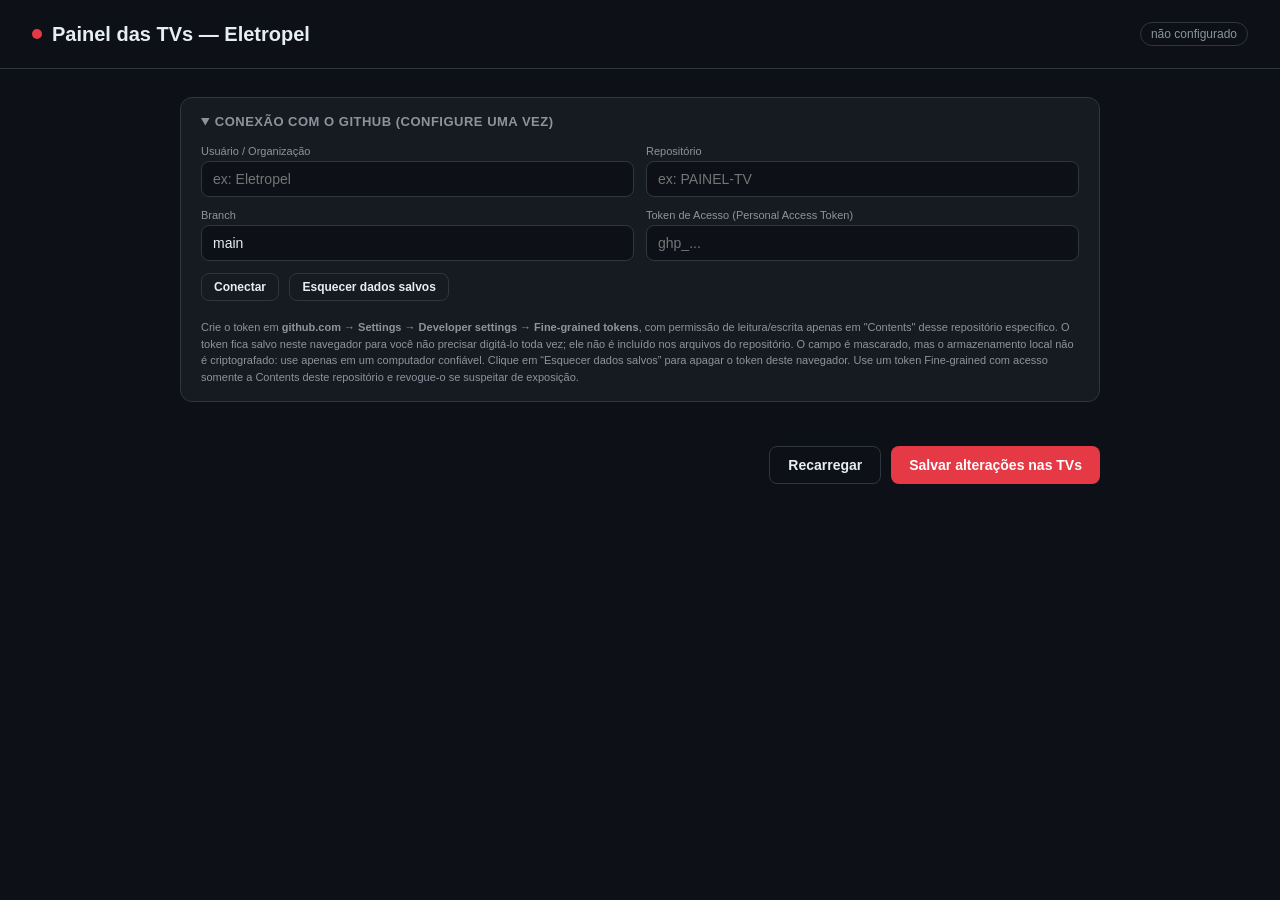
<file: admin.html>
<!DOCTYPE html>
<html lang="pt-BR">
<head>
<meta charset="UTF-8">
<title>Eletropel - Painel de Controle das TVs</title>
<meta name="viewport" content="width=device-width, initial-scale=1.0">
<link rel="stylesheet" href="admin.css">
</head>
<body>

<header>
  <h1><span class="dot"></span> Painel das TVs — Eletropel</h1>
  <span id="conn-status">não configurado</span>
</header>

<main>
  <details class="setup-box" id="setup-details" open>
    <summary>Conexão com o GitHub (configure uma vez)</summary>
    <div class="setup-grid">
      <div><label>Usuário / Organização</label><input id="cfg-owner" placeholder="ex: Eletropel"></div>
      <div><label>Repositório</label><input id="cfg-repo" placeholder="ex: PAINEL-TV"></div>
      <div><label>Branch</label><input id="cfg-branch" placeholder="main" value="main"></div>
      <div><label>Token de Acesso (Personal Access Token)</label><input id="cfg-token" type="password" placeholder="ghp_..."></div>
      <div class="full"><button class="btn secondary small" id="btn-connect">Conectar</button>
        <button class="btn secondary small" id="btn-forget" style="margin-left:6px;">Esquecer dados salvos</button>
      </div>
      <div class="full setup-note">
        Crie o token em <strong>github.com → Settings → Developer settings → Fine-grained tokens</strong>,
        com permissão de leitura/escrita apenas em "Contents" desse repositório específico.
        O token fica salvo neste navegador para você não precisar digitá-lo toda vez; ele não é incluído nos arquivos do repositório. O campo é mascarado, mas o armazenamento local não é criptografado: use apenas em um computador confiável. Clique em “Esquecer dados salvos” para apagar o token deste navegador. Use um token Fine-grained com acesso somente a Contents deste repositório e revogue-o se suspeitar de exposição.
      </div>
    </div>
  </details>

  <button class="btn secondary back" id="btn-back-dashboard" style="display:none;">← Voltar ao início</button>
  <button class="btn secondary back" id="btn-back" style="display:none;">← Voltar para categorias</button>

  <div id="view-dashboard" style="display:none;">
    <div class="dash-grid">
      <div class="dash-card">
        <div class="dash-value" id="dash-total">-</div>
        <div class="dash-label">Itens no total</div>
      </div>
      <div class="dash-card">
        <div class="dash-value" id="dash-categories">-</div>
        <div class="dash-label">Categorias</div>
      </div>
      <div class="dash-card">
        <div class="dash-value" id="dash-updated">-</div>
        <div class="dash-label">Última atualização</div>
      </div>
    </div>

    <div class="section-title">O que está passando na TV agora</div>
    <div class="live-preview-frame">
      <iframe id="live-preview-iframe" src="about:blank"></iframe>
    </div>
    <div class="setup-note" style="margin-top: 8px;">
      Essa é a própria página da TV rodando ao vivo, em miniatura. Todas as TVs usam a mesma programação.
    </div>

    <section class="category-control">
      <div class="section-title">Categorias exibidas nas TVs</div>
      <p class="setup-note">Marque uma ou mais categorias. As categorias desativadas continuam salvas, mas seus conteúdos ficam ocultos em todas as TVs.</p>
      <div id="active-category-list" class="active-category-list"></div>
      <div class="category-control-actions">
        <button class="btn secondary small" id="btn-select-all-categories">Selecionar todas</button>
        <button class="btn secondary small" id="btn-clear-categories">Desmarcar todas</button>
      </div>
    </section>

    <button class="btn" id="btn-goto-folders" style="margin-top: 20px;">Alterar conteúdo →</button>
  </div>

  <div id="view-folders" style="display:none;">
    <div class="section-title">Categorias <span class="count" id="folder-count"></span></div>
    <div class="folder-grid" id="folder-grid"></div>
  </div>

  <div id="view-category" style="display:none;">
    <div class="section-title">
      <span id="category-title"></span>
      <span class="count" id="category-count"></span>
    </div>
    <div id="items-list"></div>
    <div id="empty-msg" class="empty-state" style="display:none;">Nenhum item nesta categoria ainda.</div>

    <div class="add-form">
      <div class="tabs">
        <button class="tab-btn active" data-tab="image" id="tab-image">Enviar imagem</button>
        <button class="tab-btn" data-tab="url" id="tab-url">Adicionar site (URL)</button>
      </div>
      <div id="panel-image">
        <div id="drop-zone">
          Arraste uma imagem aqui, ou clique para escolher do computador
          <input type="file" id="file-input" accept="image/*" multiple>
        </div>
        <div id="upload-preview"></div>
      </div>
      <div id="panel-url" style="display:none;">
        <div class="row">
          <div class="field" style="flex: 2;"><label>Endereço do site</label><input id="new-url-src" placeholder="https://..."></div>
        </div>
      </div>
      <div class="row" style="margin-top: 14px;">
        <div class="field" style="max-width: 140px;"><label>Duração (seg)</label><input id="new-duration" type="number" value="15" min="3"></div>
      </div>
      <button class="btn secondary" id="btn-add-url" style="display:none;">+ Adicionar site à lista</button>
    </div>
  </div>

  <div class="save-bar">
    <button class="btn secondary" id="btn-reload">Recarregar</button>
    <button class="btn" id="btn-save">Salvar alterações nas TVs</button>
  </div>
</main>

<div class="toast" id="toast"></div>

<script src="admin.js"></script>

</body>
</html>
</file>
<file: admin.css>
:root {
    --bg: #0d1117; --panel: #161b22; --panel-border: #30363d;
    --accent: #e63946; --accent-hover: #ff4d5a;
    --text: #e6edf3; --text-dim: #8b949e;
    --success: #3fb950; --danger: #f85149; --info: #58a6ff;
  }
  * { box-sizing: border-box; }
  body { margin: 0; background: var(--bg); color: var(--text); font-family: -apple-system, "Segoe UI", Roboto, Arial, sans-serif; min-height: 100vh; }
  header { padding: 22px 32px; border-bottom: 1px solid var(--panel-border); display: flex; align-items: center; justify-content: space-between; flex-wrap: wrap; gap: 10px; }
  header h1 { font-size: 20px; margin: 0; display: flex; align-items: center; gap: 10px; }
  header h1 .dot { width: 10px; height: 10px; border-radius: 50%; background: var(--accent); }
  #conn-status { font-size: 12px; color: var(--text-dim); padding: 4px 10px; border: 1px solid var(--panel-border); border-radius: 20px; }
  #conn-status.ok { color: var(--success); border-color: var(--success); }
  #conn-status.err { color: var(--danger); border-color: var(--danger); }

  main { max-width: 960px; margin: 0 auto; padding: 28px 20px 90px; }

  details.setup-box { background: var(--panel); border: 1px solid var(--panel-border); border-radius: 12px; padding: 16px 20px; margin-bottom: 24px; }
  details.setup-box summary { cursor: pointer; font-size: 13px; color: var(--text-dim); text-transform: uppercase; letter-spacing: 0.5px; font-weight: 600; }
  .setup-grid { display: grid; grid-template-columns: 1fr 1fr; gap: 12px; margin-top: 16px; }
  .setup-grid .full { grid-column: 1 / -1; }
  .setup-note { font-size: 11px; color: var(--text-dim); margin-top: 6px; line-height: 1.5; }
  label { font-size: 11px; color: var(--text-dim); display: block; margin-bottom: 4px; }

  input, select { width: 100%; background: #0d1117; border: 1px solid var(--panel-border); color: var(--text); padding: 9px 11px; border-radius: 8px; font-size: 14px; }
  input:focus, select:focus { outline: none; border-color: var(--accent); }

  .btn { background: var(--accent); color: #fff; border: none; padding: 10px 18px; border-radius: 8px; font-weight: 600; font-size: 14px; cursor: pointer; transition: background 0.15s; }
  .btn:hover { background: var(--accent-hover); }
  .btn.secondary { background: transparent; border: 1px solid var(--panel-border); color: var(--text); }
  .btn.secondary:hover { border-color: var(--text-dim); }
  .btn.small { padding: 6px 12px; font-size: 12px; }
  .btn.danger { background: transparent; color: var(--danger); border: 1px solid var(--danger); }
  .btn.danger:hover { background: rgba(248,81,73,0.1); }
  .btn:disabled { opacity: 0.5; cursor: not-allowed; }
  .btn.back { margin-bottom: 16px; }

  .section-title { font-size: 15px; font-weight: 600; margin: 30px 0 14px; display: flex; align-items: center; justify-content: space-between; }
  .section-title .count { font-size: 12px; color: var(--text-dim); font-weight: 400; }

  /* Dashboard */
  .dash-grid { display: grid; grid-template-columns: repeat(3, 1fr); gap: 14px; margin-top: 10px; }
  .dash-card { background: var(--panel); border: 1px solid var(--panel-border); border-radius: 12px; padding: 18px; text-align: center; }
  .dash-value { font-size: 26px; font-weight: 700; color: var(--accent); }
  .dash-label { font-size: 11px; color: var(--text-dim); margin-top: 4px; text-transform: uppercase; letter-spacing: 0.4px; }

  .live-preview-frame {
    width: 100%; max-width: 480px; aspect-ratio: 16 / 9;
    background: #000; border-radius: 12px; overflow: hidden;
    border: 1px solid var(--panel-border); position: relative;
  }
  .live-preview-frame iframe {
    width: 1280px; height: 720px; border: none;
    transform: scale(0.375); transform-origin: top left;
    position: absolute; top: 0; left: 0; pointer-events: none;
  }

  /* Grid de pastas (categorias) */
  .folder-grid { display: grid; grid-template-columns: repeat(auto-fill, minmax(160px, 1fr)); gap: 14px; }
  .folder-card {
    background: var(--panel); border: 1px solid var(--panel-border); border-radius: 12px;
    padding: 14px; cursor: pointer; transition: border-color 0.15s;
  }
  .folder-card:hover { border-color: var(--accent); }
  .folder-thumb {
    width: 100%; height: 90px; border-radius: 8px; object-fit: cover; background: #0d1117;
    border: 1px solid var(--panel-border); margin-bottom: 10px;
  }
  .folder-thumb.placeholder { display: flex; align-items: center; justify-content: center; font-size: 28px; color: var(--text-dim); }
  .folder-name { font-size: 13px; font-weight: 600; }
  .folder-count { font-size: 11px; color: var(--text-dim); margin-top: 2px; }
  .folder-actions { display: flex; flex-wrap: wrap; gap: 6px; margin-top: 12px; }
  .folder-actions .btn { flex: 1; min-width: 0; padding: 7px 8px; font-size: 11px; }
  .folder-actions .btn:disabled { opacity: 0.4; cursor: not-allowed; }

  .new-folder-card {
    border: 1px dashed var(--panel-border); display: flex; flex-direction: column;
    align-items: center; justify-content: center; min-height: 140px; color: var(--text-dim);
  }
  .new-folder-card input { margin-top: 8px; text-align: center; }

  .item-card { background: var(--panel); border: 1px solid var(--panel-border); border-radius: 10px; padding: 12px 16px; margin-bottom: 10px; display: flex; align-items: center; gap: 14px; }
  .item-thumb { width: 52px; height: 52px; border-radius: 8px; object-fit: cover; flex-shrink: 0; background: #0d1117; border: 1px solid var(--panel-border); }
  .item-thumb.url-icon { display: flex; align-items: center; justify-content: center; font-size: 20px; color: var(--info); }
  .badge { font-size: 10px; padding: 3px 8px; border-radius: 20px; text-transform: uppercase; font-weight: 700; letter-spacing: 0.4px; flex-shrink: 0; }
  .badge.url { background: rgba(88,166,255,0.15); color: var(--info); }
  .badge.image { background: rgba(63,185,80,0.15); color: var(--success); }

  .item-info { flex: 1; min-width: 0; }
  .item-info .src { font-size: 13px; color: var(--text); white-space: nowrap; overflow: hidden; text-overflow: ellipsis; }
  .item-info .duration { font-size: 11px; color: var(--text-dim); margin-top: 2px; }
  .item-actions { display: flex; gap: 6px; flex-shrink: 0; }

  .add-form { background: var(--panel); border: 1px dashed var(--panel-border); border-radius: 12px; padding: 18px; margin-top: 18px; }
  .tabs { display: flex; gap: 6px; margin-bottom: 16px; }
  .tab-btn { flex: 1; padding: 9px; border-radius: 8px; border: 1px solid var(--panel-border); background: transparent; color: var(--text-dim); cursor: pointer; font-size: 13px; font-weight: 600; }
  .tab-btn.active { background: rgba(230,57,70,0.15); border-color: var(--accent); color: var(--accent); }
  .add-form .row { display: flex; gap: 10px; margin-bottom: 12px; flex-wrap: wrap; }
  .add-form .field { flex: 1; min-width: 140px; }

  #drop-zone { border: 2px dashed var(--panel-border); border-radius: 10px; padding: 30px 20px; text-align: center; color: var(--text-dim); font-size: 13px; cursor: pointer; transition: all 0.15s; }
  #drop-zone.dragover { border-color: var(--accent); background: rgba(230,57,70,0.06); color: var(--text); }
  #drop-zone input { display: none; }
  #upload-preview { display: flex; gap: 10px; flex-wrap: wrap; margin-top: 12px; }
  #upload-preview img { width: 64px; height: 64px; object-fit: cover; border-radius: 8px; border: 1px solid var(--panel-border); }
  #upload-preview img.uploading { opacity: 0.4; }

  .empty-state { text-align: center; padding: 40px 20px; color: var(--text-dim); font-size: 13px; }

  .save-bar { position: sticky; bottom: 0; background: linear-gradient(to top, var(--bg) 60%, transparent); padding: 20px 0 10px; display: flex; justify-content: flex-end; gap: 10px; }

  .toast { position: fixed; top: 20px; right: 20px; background: var(--panel); border: 1px solid var(--panel-border); padding: 12px 18px; border-radius: 8px; font-size: 13px; opacity: 0; transform: translateY(-10px); transition: all 0.25s; pointer-events: none; z-index: 100; max-width: 320px; }
  .toast.show { opacity: 1; transform: translateY(0); }
  .toast.success { border-color: var(--success); color: var(--success); }
  .toast.error { border-color: var(--danger); color: var(--danger); }


/* Seletor global de categorias exibidas em todas as TVs */
.category-control {
  margin-top: 22px;
  padding: 18px;
  border: 1px solid var(--border, #343a46);
  border-radius: 14px;
  background: var(--panel, #171b23);
}
.active-category-list {
  display: grid;
  grid-template-columns: repeat(auto-fit, minmax(210px, 1fr));
  gap: 10px;
  margin-top: 14px;
}
.active-category-option {
  display: flex;
  align-items: center;
  gap: 10px;
  min-width: 0;
  padding: 12px 14px;
  border: 1px solid var(--border, #343a46);
  border-radius: 10px;
  background: rgba(255,255,255,.025);
  cursor: pointer;
}
.active-category-option input {
  width: 17px;
  height: 17px;
  flex: 0 0 auto;
  accent-color: #f5c400;
}
.active-category-option span {
  flex: 1;
  overflow-wrap: anywhere;
  font-weight: 600;
}
.active-category-option small {
  color: var(--muted, #9aa3b2);
  white-space: nowrap;
}
.category-control-actions {
  display: flex;
  flex-wrap: wrap;
  gap: 8px;
  margin-top: 12px;
}
</file>
